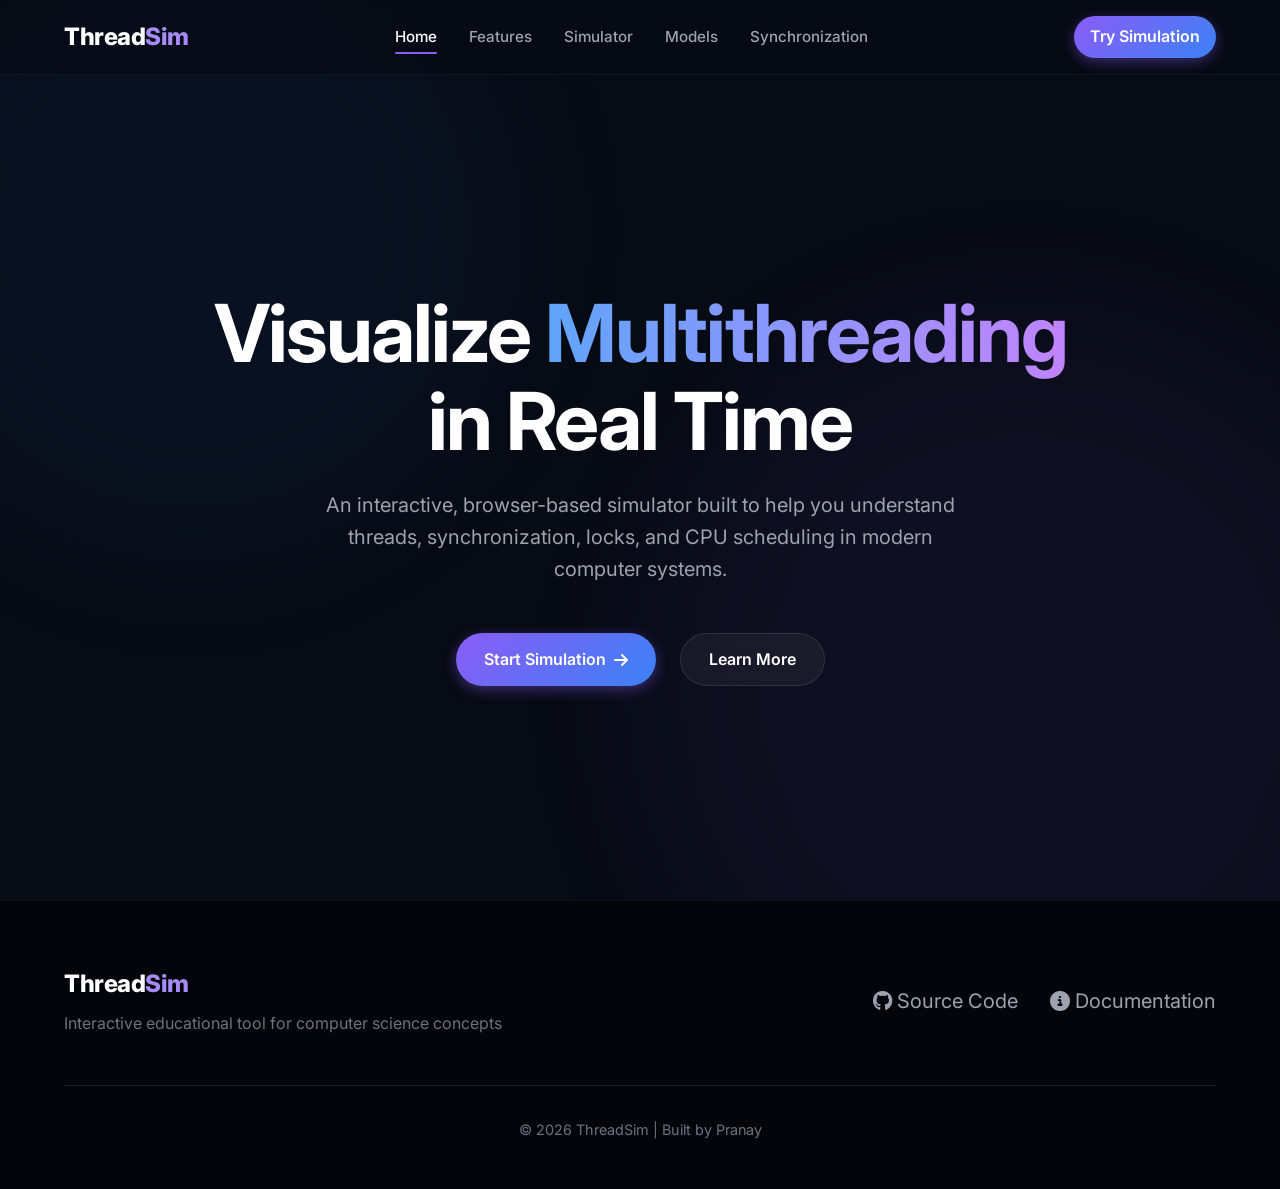
<file: index.html>
<!DOCTYPE html>
<html lang="en">
<head>
    <meta charset="UTF-8">
    <meta name="viewport" content="width=device-width, initial-scale=1.0">
    <title>ThreadSim | Real-Time Multi-threaded Application Simulator</title>
    <link rel="stylesheet" href="style.css">
    <link rel="preconnect" href="https://fonts.googleapis.com">
    <link rel="preconnect" href="https://fonts.gstatic.com" crossorigin>
    <link href="https://fonts.googleapis.com/css2?family=Inter:wght@300;400;500;600;700;800&display=swap" rel="stylesheet">
    <link rel="stylesheet" href="https://cdnjs.cloudflare.com/ajax/libs/font-awesome/6.4.0/css/all.min.css">
</head>
<body>
    <div class="bg-blobs">
        <div class="blob blob-1"></div>
        <div class="blob blob-2"></div>
    </div>

    <nav class="navbar">
        <div class="logo">Thread<span>Sim</span></div>
        <ul class="nav-links">
            <li><a href="index.html" class="active">Home</a></li>
            <li><a href="features.html">Features</a></li>
            <li><a href="simulator.html">Simulator</a></li>
            <li><a href="models.html">Models</a></li>
            <li><a href="sync.html">Synchronization</a></li>
        </ul>
        <a href="simulator.html" class="btn btn-primary" style="padding: 0.5rem 1rem; border-radius: 99px;">Try Simulation</a>
    </nav>

    <div class="page-container">
        <header class="hero">
            <div class="hero-content">
                <h1>Visualize <span class="gradient-text">Multithreading</span><br>in Real Time</h1>
                <p>An interactive, browser-based simulator built to help you understand threads, synchronization, locks, and CPU scheduling in modern computer systems.</p>
                <div class="hero-buttons">
                    <a href="simulator.html" class="btn btn-primary">Start Simulation <i class="fas fa-arrow-right"></i></a>
                    <a href="features.html" class="btn btn-secondary">Learn More</a>
                </div>
            </div>
        </header>

        <footer>
            <div class="footer-content">
                <div class="footer-brand">
                    <div class="logo">Thread<span>Sim</span></div>
                    <p>Interactive educational tool for computer science concepts</p>
                </div>
                <div class="footer-links">
                    <a href="#"><i class="fab fa-github"></i> Source Code</a>
                    <a href="#"><i class="fas fa-info-circle"></i> Documentation</a>
                </div>
            </div>
            <div class="footer-bottom">
                &copy; 2026 ThreadSim | Built by Pranay
            </div>
        </footer>
    </div>

    <script src="script.js"></script>
</body>
</html>
</file>
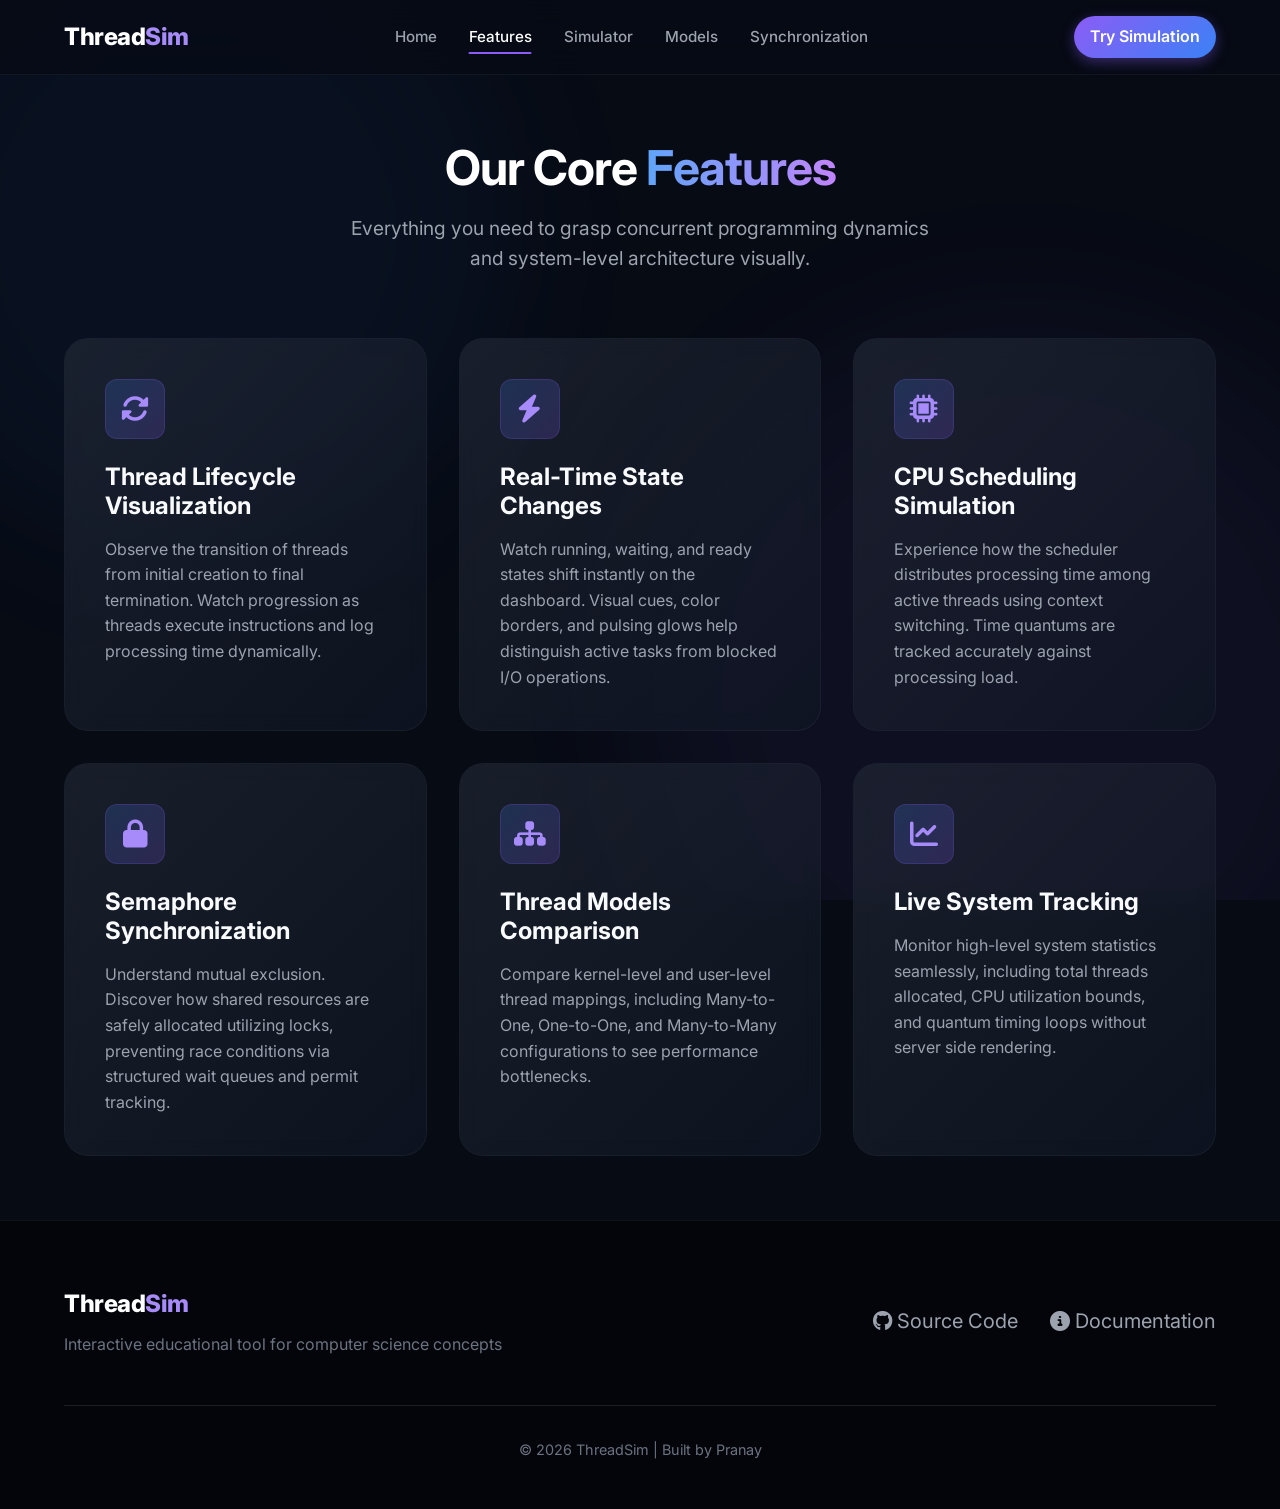
<file: features.html>
<!DOCTYPE html>
<html lang="en">
<head>
    <meta charset="UTF-8">
    <meta name="viewport" content="width=device-width, initial-scale=1.0">
    <title>Features - ThreadSim</title>
    <link rel="stylesheet" href="style.css">
    <link href="https://fonts.googleapis.com/css2?family=Inter:wght@300;400;500;600;700;800&display=swap" rel="stylesheet">
    <link rel="stylesheet" href="https://cdnjs.cloudflare.com/ajax/libs/font-awesome/6.4.0/css/all.min.css">
</head>
<body>
    <div class="bg-blobs">
        <div class="blob blob-1"></div>
        <div class="blob blob-2"></div>
    </div>

    <nav class="navbar">
        <div class="logo">Thread<span>Sim</span></div>
        <ul class="nav-links">
            <li><a href="index.html">Home</a></li>
            <li><a href="features.html" class="active">Features</a></li>
            <li><a href="simulator.html">Simulator</a></li>
            <li><a href="models.html">Models</a></li>
            <li><a href="sync.html">Synchronization</a></li>
        </ul>
        <a href="simulator.html" class="btn btn-primary" style="padding: 0.5rem 1rem; border-radius: 99px;">Try Simulation</a>
    </nav>

    <div class="page-container">
        <section class="features">
            <div class="section-header">
                <h2>Our Core <span class="gradient-text">Features</span></h2>
                <p>Everything you need to grasp concurrent programming dynamics and system-level architecture visually.</p>
            </div>
            <div class="features-grid">
                <div class="feature-card">
                    <div class="feature-icon"><i class="fas fa-sync-alt"></i></div>
                    <h3>Thread Lifecycle Visualization</h3>
                    <p>Observe the transition of threads from initial creation to final termination. Watch progression as threads execute instructions and log processing time dynamically.</p>
                </div>
                <div class="feature-card">
                    <div class="feature-icon"><i class="fas fa-bolt"></i></div>
                    <h3>Real-Time State Changes</h3>
                    <p>Watch running, waiting, and ready states shift instantly on the dashboard. Visual cues, color borders, and pulsing glows help distinguish active tasks from blocked I/O operations.</p>
                </div>
                <div class="feature-card">
                    <div class="feature-icon"><i class="fas fa-microchip"></i></div>
                    <h3>CPU Scheduling Simulation</h3>
                    <p>Experience how the scheduler distributes processing time among active threads using context switching. Time quantums are tracked accurately against processing load.</p>
                </div>
                <div class="feature-card">
                    <div class="feature-icon"><i class="fas fa-lock"></i></div>
                    <h3>Semaphore Synchronization</h3>
                    <p>Understand mutual exclusion. Discover how shared resources are safely allocated utilizing locks, preventing race conditions via structured wait queues and permit tracking.</p>
                </div>
                <div class="feature-card">
                    <div class="feature-icon"><i class="fas fa-sitemap"></i></div>
                    <h3>Thread Models Comparison</h3>
                    <p>Compare kernel-level and user-level thread mappings, including Many-to-One, One-to-One, and Many-to-Many configurations to see performance bottlenecks.</p>
                </div>
                <div class="feature-card">
                    <div class="feature-icon"><i class="fas fa-chart-line"></i></div>
                    <h3>Live System Tracking</h3>
                    <p>Monitor high-level system statistics seamlessly, including total threads allocated, CPU utilization bounds, and quantum timing loops without server side rendering.</p>
                </div>
            </div>
        </section>

        <footer>
            <div class="footer-content">
                <div class="footer-brand">
                    <div class="logo">Thread<span>Sim</span></div>
                    <p>Interactive educational tool for computer science concepts</p>
                </div>
                <div class="footer-links">
                    <a href="#"><i class="fab fa-github"></i> Source Code</a>
                    <a href="#"><i class="fas fa-info-circle"></i> Documentation</a>
                </div>
            </div>
            <div class="footer-bottom">
                &copy; 2026 ThreadSim | Built by Pranay
            </div>
        </footer>
    </div>
    
    <script src="script.js"></script>
</body>
</html>
</file>
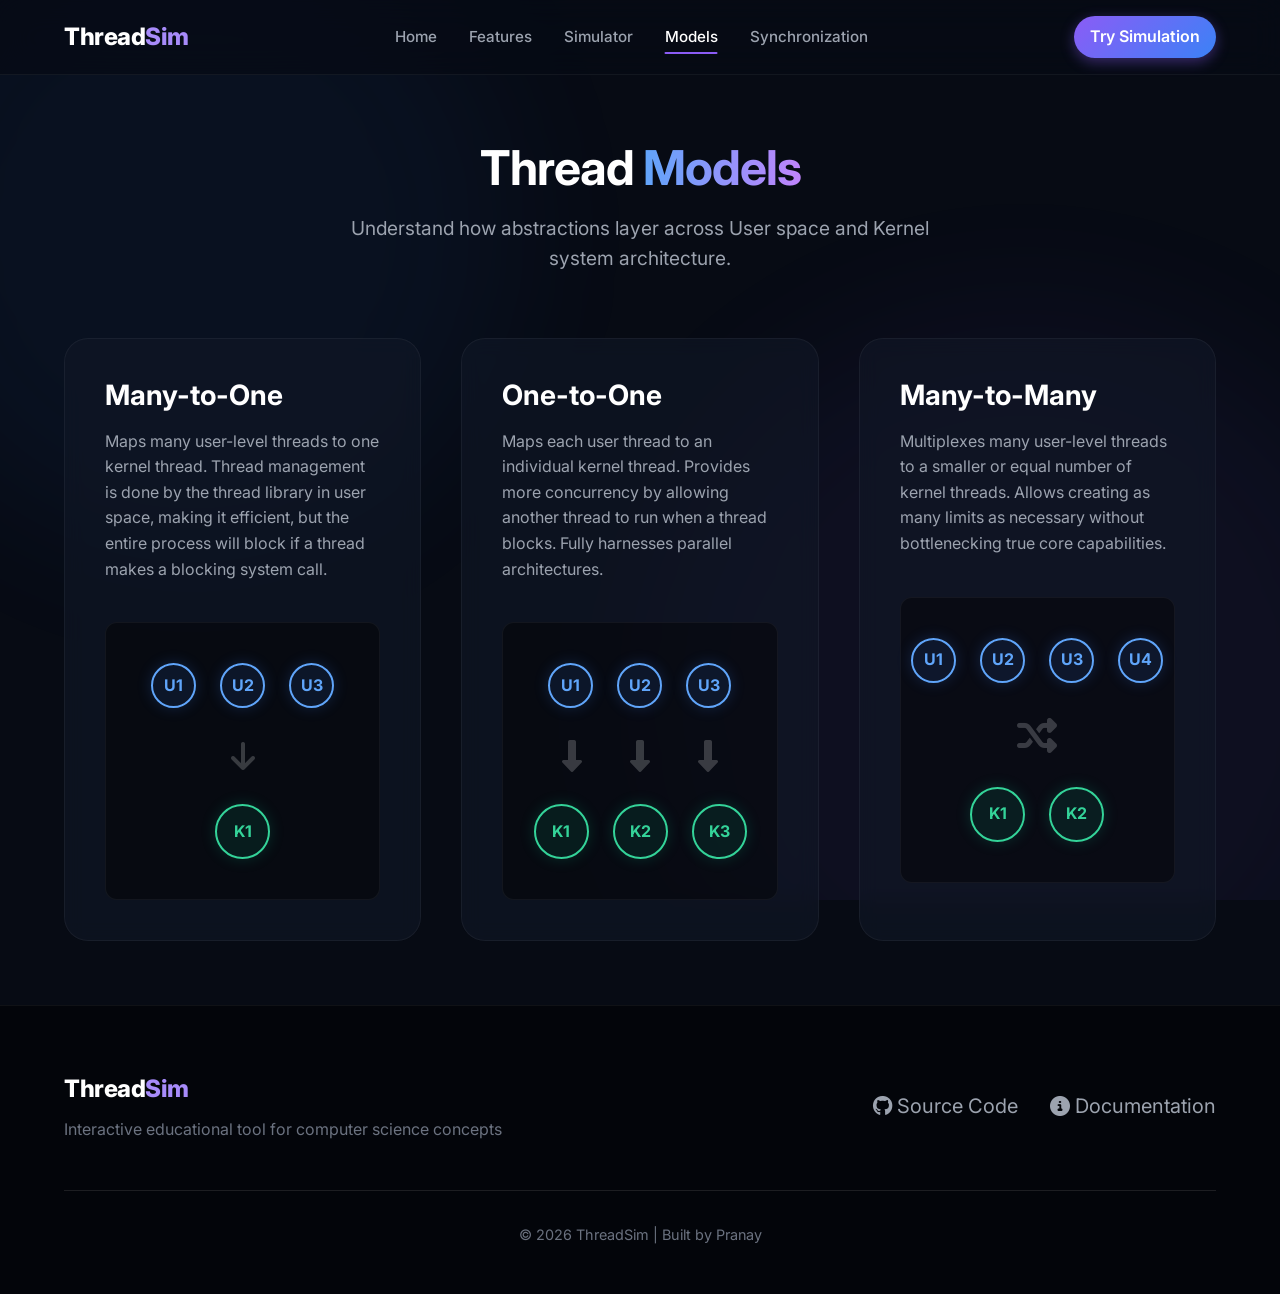
<file: models.html>
<!DOCTYPE html>
<html lang="en">
<head>
    <meta charset="UTF-8">
    <meta name="viewport" content="width=device-width, initial-scale=1.0">
    <title>Models - ThreadSim</title>
    <link rel="stylesheet" href="style.css">
    <link href="https://fonts.googleapis.com/css2?family=Inter:wght@300;400;500;600;700;800&display=swap" rel="stylesheet">
    <link rel="stylesheet" href="https://cdnjs.cloudflare.com/ajax/libs/font-awesome/6.4.0/css/all.min.css">
</head>
<body>
    <div class="bg-blobs">
        <div class="blob blob-1"></div>
        <div class="blob blob-2"></div>
    </div>

    <nav class="navbar">
        <div class="logo">Thread<span>Sim</span></div>
        <ul class="nav-links">
            <li><a href="index.html">Home</a></li>
            <li><a href="features.html">Features</a></li>
            <li><a href="simulator.html">Simulator</a></li>
            <li><a href="models.html" class="active">Models</a></li>
            <li><a href="sync.html">Synchronization</a></li>
        </ul>
        <a href="simulator.html" class="btn btn-primary" style="padding: 0.5rem 1rem; border-radius: 99px;">Try Simulation</a>
    </nav>

    <div class="page-container">
        <section class="models-section">
            <div class="section-header">
                <h2>Thread <span class="gradient-text">Models</span></h2>
                <p>Understand how abstractions layer across User space and Kernel system architecture.</p>
            </div>
            <div class="models-grid">
                <div class="model-card">
                    <h3>Many-to-One</h3>
                    <p>Maps many user-level threads to one kernel thread. Thread management is done by the thread library in user space, making it efficient, but the entire process will block if a thread makes a blocking system call.</p>
                    <div class="model-diagram">
                        <div class="user-space">
                            <div class="t-circle">U1</div>
                            <div class="t-circle">U2</div>
                            <div class="t-circle">U3</div>
                        </div>
                        <i class="fas fa-arrow-down model-arrow"></i>
                        <div class="kernel-space">
                            <div class="k-circle">K1</div>
                        </div>
                    </div>
                </div>
                <div class="model-card">
                    <h3>One-to-One</h3>
                    <p>Maps each user thread to an individual kernel thread. Provides more concurrency by allowing another thread to run when a thread blocks. Fully harnesses parallel architectures.</p>
                    <div class="model-diagram">
                        <div class="user-space">
                            <div class="t-circle">U1</div>
                            <div class="t-circle">U2</div>
                            <div class="t-circle">U3</div>
                        </div>
                        <div class="multi-arrows">
                            <i class="fas fa-long-arrow-alt-down model-arrow"></i>
                            <i class="fas fa-long-arrow-alt-down model-arrow"></i>
                            <i class="fas fa-long-arrow-alt-down model-arrow"></i>
                        </div>
                        <div class="kernel-space multi">
                            <div class="k-circle">K1</div>
                            <div class="k-circle">K2</div>
                            <div class="k-circle">K3</div>
                        </div>
                    </div>
                </div>
                <div class="model-card">
                    <h3>Many-to-Many</h3>
                    <p>Multiplexes many user-level threads to a smaller or equal number of kernel threads. Allows creating as many limits as necessary without bottlenecking true core capabilities.</p>
                    <div class="model-diagram">
                        <div class="user-space">
                            <div class="t-circle">U1</div>
                            <div class="t-circle">U2</div>
                            <div class="t-circle">U3</div>
                            <div class="t-circle">U4</div>
                        </div>
                        <i class="fas fa-random mx-arrow"></i>
                        <div class="kernel-space multi">
                            <div class="k-circle">K1</div>
                            <div class="k-circle">K2</div>
                        </div>
                    </div>
                </div>
            </div>
        </section>

        <footer>
            <div class="footer-content">
                <div class="footer-brand">
                    <div class="logo">Thread<span>Sim</span></div>
                    <p>Interactive educational tool for computer science concepts</p>
                </div>
                <div class="footer-links">
                    <a href="#"><i class="fab fa-github"></i> Source Code</a>
                    <a href="#"><i class="fas fa-info-circle"></i> Documentation</a>
                </div>
            </div>
            <div class="footer-bottom">
                &copy; 2026 ThreadSim | Built by Pranay
            </div>
        </footer>
    </div>
    
    <script src="script.js"></script>
</body>
</html>
</file>
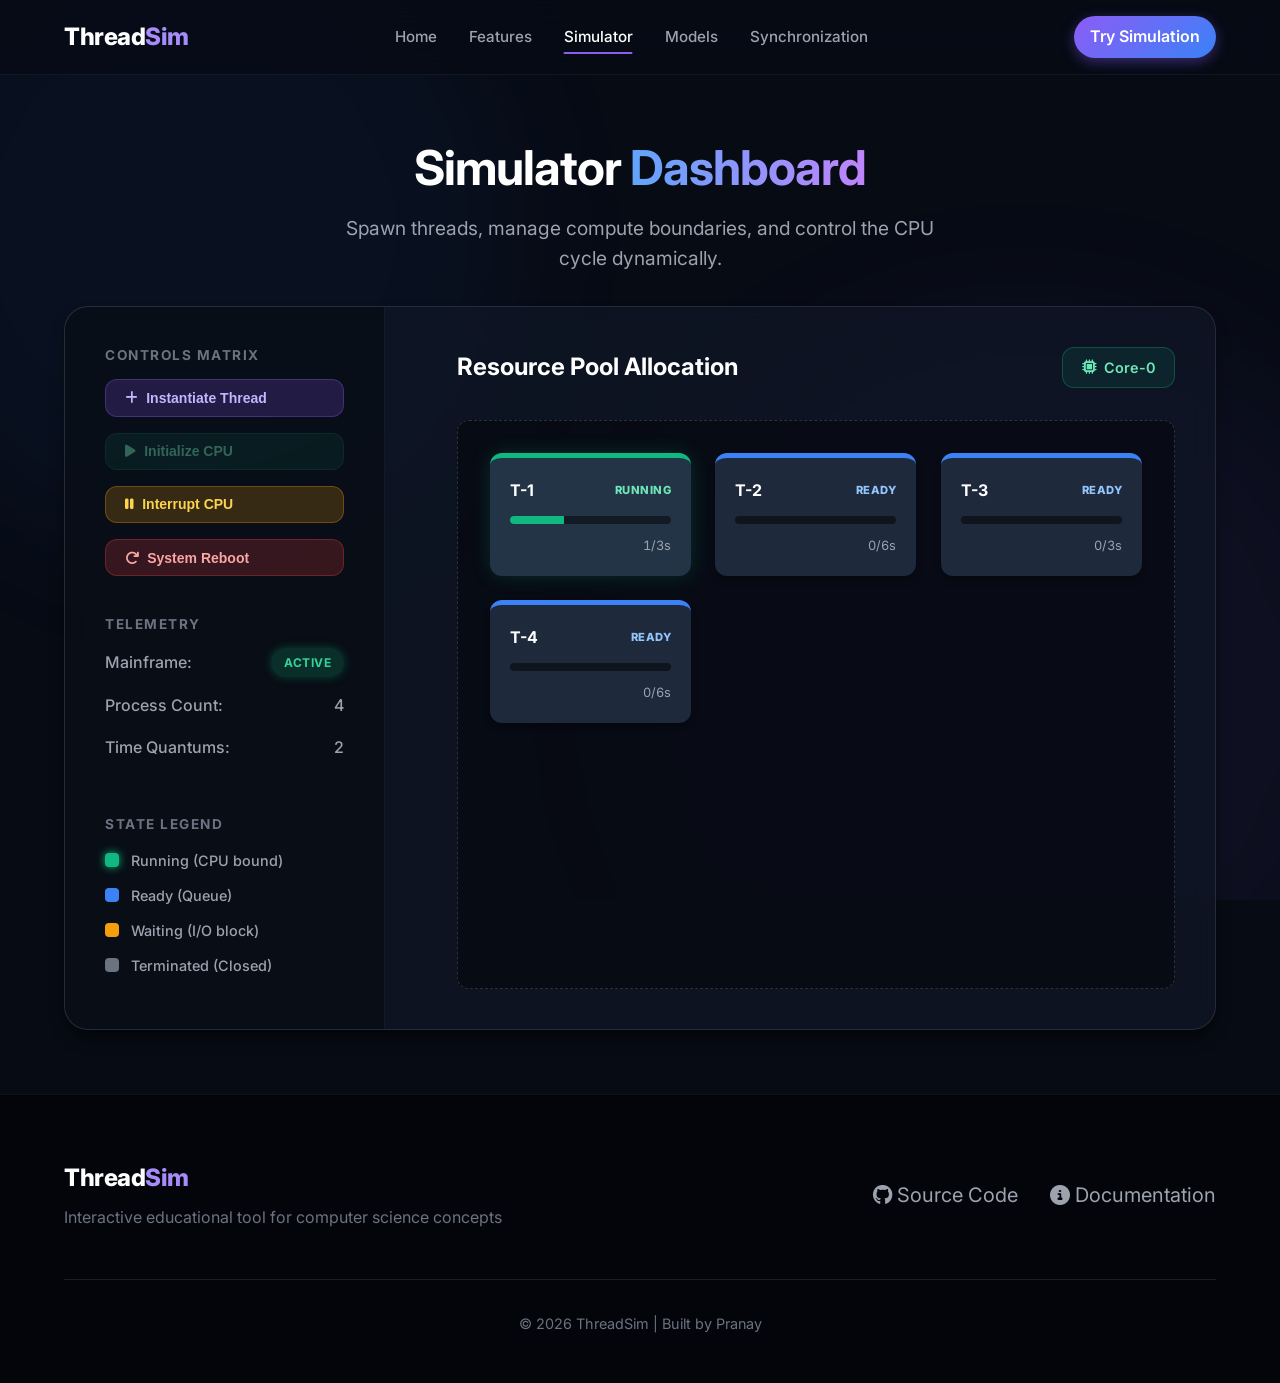
<file: simulator.html>
<!DOCTYPE html>
<html lang="en">
<head>
    <meta charset="UTF-8">
    <meta name="viewport" content="width=device-width, initial-scale=1.0">
    <title>Simulator - ThreadSim</title>
    <link rel="stylesheet" href="style.css">
    <link href="https://fonts.googleapis.com/css2?family=Inter:wght@300;400;500;600;700;800&display=swap" rel="stylesheet">
    <link rel="stylesheet" href="https://cdnjs.cloudflare.com/ajax/libs/font-awesome/6.4.0/css/all.min.css">
</head>
<body>
    <div class="bg-blobs">
        <div class="blob blob-1"></div>
        <div class="blob blob-2"></div>
    </div>

    <nav class="navbar">
        <div class="logo">Thread<span>Sim</span></div>
        <ul class="nav-links">
            <li><a href="index.html">Home</a></li>
            <li><a href="features.html">Features</a></li>
            <li><a href="simulator.html" class="active">Simulator</a></li>
            <li><a href="models.html">Models</a></li>
            <li><a href="sync.html">Synchronization</a></li>
        </ul>
        <a href="simulator.html" class="btn btn-primary" style="padding: 0.5rem 1rem; border-radius: 99px;">Try Simulation</a>
    </nav>

    <div class="page-container">
        <section class="simulator-section">
            <div class="section-header" style="margin-bottom: 2rem;">
                <h2>Simulator <span class="gradient-text">Dashboard</span></h2>
                <p>Spawn threads, manage compute boundaries, and control the CPU cycle dynamically.</p>
            </div>
            
            <div class="dashboard">
                <div class="dashboard-controls">
                    <div>
                        <h3>Controls Matrix</h3>
                        <div class="buttons">
                            <button id="btn-create" class="btn-action primary"><i class="fas fa-plus"></i> Instantiate Thread</button>
                            <button id="btn-start" class="btn-action success"><i class="fas fa-play"></i> Initialize CPU</button>
                            <button id="btn-stop" class="btn-action warning" disabled><i class="fas fa-pause"></i> Interrupt CPU</button>
                            <button id="btn-reset" class="btn-action danger"><i class="fas fa-redo"></i> System Reboot</button>
                        </div>
                    </div>
                    
                    <div class="system-stats">
                        <h3>Telemetry</h3>
                        <div class="stat-row">
                            <span>Mainframe:</span>
                            <span id="stat-cpu" class="status-badge inactive">Idle</span>
                        </div>
                        <div class="stat-row">
                            <span>Process Count:</span>
                            <span id="stat-threads">0</span>
                        </div>
                        <div class="stat-row">
                            <span>Time Quantums:</span>
                            <span id="stat-time">0</span>
                        </div>
                    </div>
                    
                    <div class="legend">
                        <h3>State Legend</h3>
                        <div class="legend-item"><span class="color-box running"></span> Running (CPU bound)</div>
                        <div class="legend-item"><span class="color-box ready"></span> Ready (Queue)</div>
                        <div class="legend-item"><span class="color-box waiting"></span> Waiting (I/O block)</div>
                        <div class="legend-item"><span class="color-box terminated"></span> Terminated (Closed)</div>
                    </div>
                </div>
                
                <div class="dashboard-visualizer">
                    <div class="visualizer-header">
                        <h3>Resource Pool Allocation</h3>
                        <div class="cpu-indicator"><i class="fas fa-microchip"></i> Core-0</div>
                    </div>
                    <div id="thread-container" class="thread-container">
                        <div class="empty-state">System Idle. Select 'Instantiate Thread' to populate pool.</div>
                    </div>
                </div>
            </div>
        </section>

        <footer>
            <div class="footer-content">
                <div class="footer-brand">
                    <div class="logo">Thread<span>Sim</span></div>
                    <p>Interactive educational tool for computer science concepts</p>
                </div>
                <div class="footer-links">
                    <a href="#"><i class="fab fa-github"></i> Source Code</a>
                    <a href="#"><i class="fas fa-info-circle"></i> Documentation</a>
                </div>
            </div>
            <div class="footer-bottom">
                &copy; 2026 ThreadSim | Built by Pranay
            </div>
        </footer>
    </div>
    
    <script src="script.js"></script>
</body>
</html>
</file>
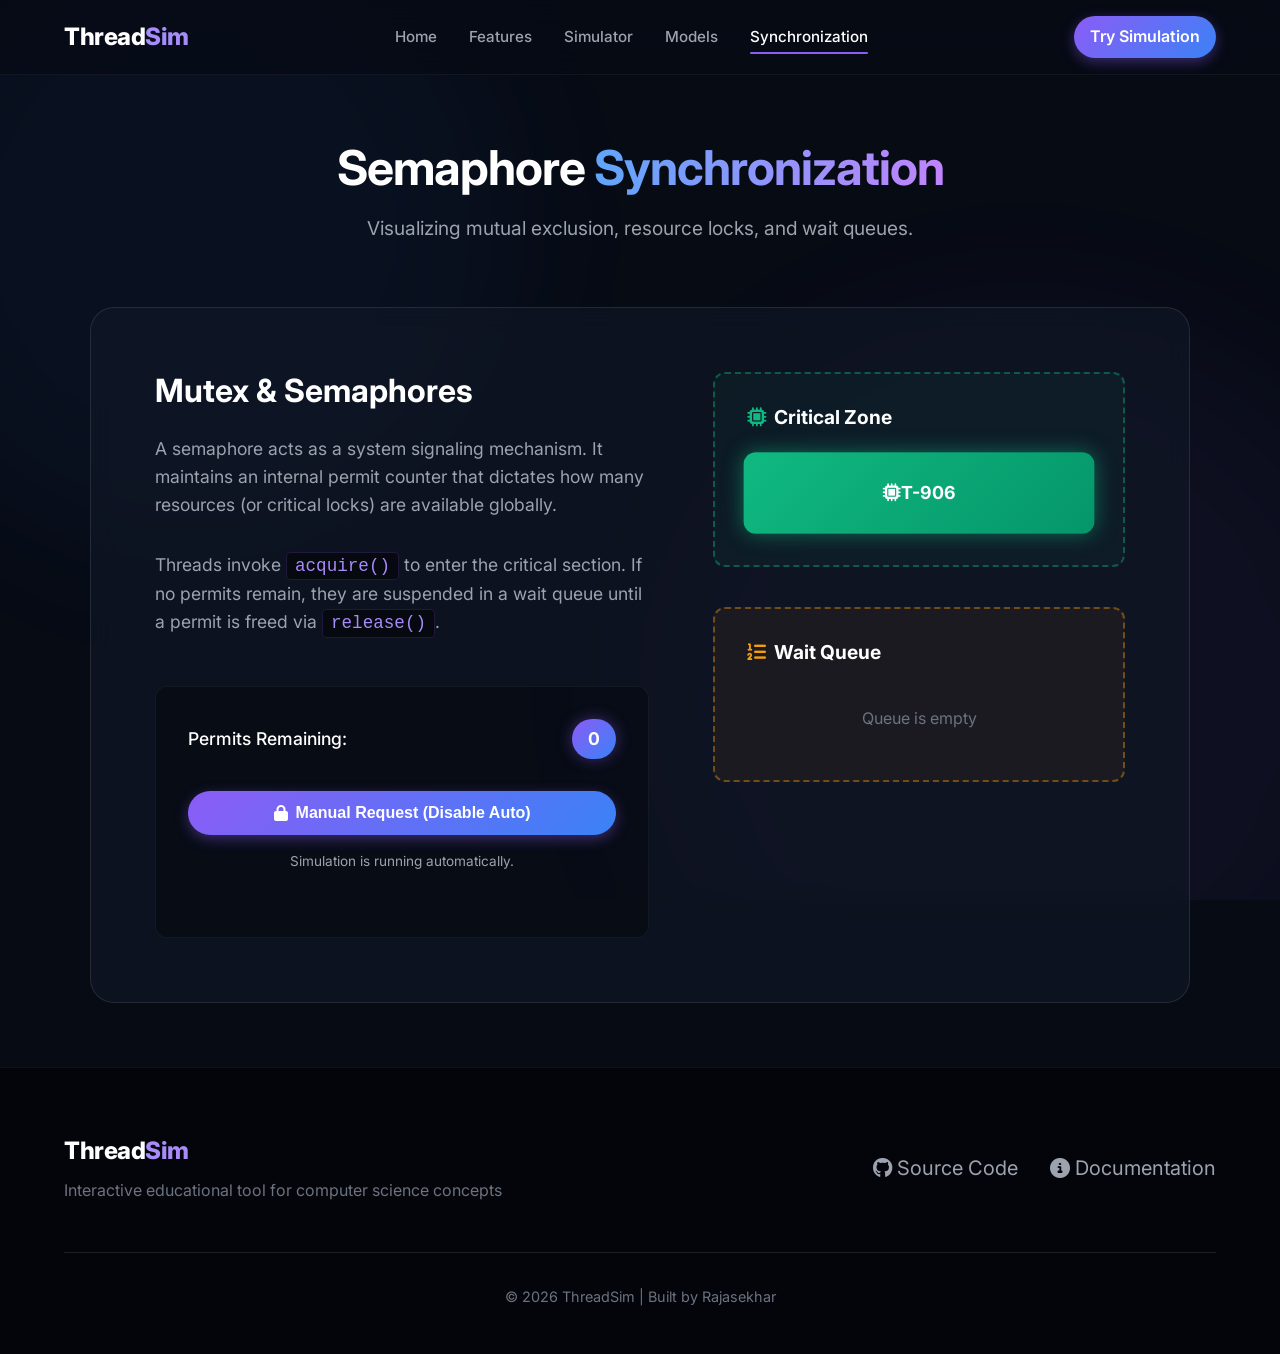
<file: sync.html>
<!DOCTYPE html>
<html lang="en">
<head>
    <meta charset="UTF-8">
    <meta name="viewport" content="width=device-width, initial-scale=1.0">
    <title>Synchronization - ThreadSim</title>
    <link rel="stylesheet" href="style.css">
    <link href="https://fonts.googleapis.com/css2?family=Inter:wght@300;400;500;600;700;800&display=swap" rel="stylesheet">
    <link rel="stylesheet" href="https://cdnjs.cloudflare.com/ajax/libs/font-awesome/6.4.0/css/all.min.css">
</head>
<body>
    <div class="bg-blobs">
        <div class="blob blob-1"></div>
        <div class="blob blob-2"></div>
    </div>

    <nav class="navbar">
        <div class="logo">Thread<span>Sim</span></div>
        <ul class="nav-links">
            <li><a href="index.html">Home</a></li>
            <li><a href="features.html">Features</a></li>
            <li><a href="simulator.html">Simulator</a></li>
            <li><a href="models.html">Models</a></li>
            <li><a href="sync.html" class="active">Synchronization</a></li>
        </ul>
        <a href="simulator.html" class="btn btn-primary" style="padding: 0.5rem 1rem; border-radius: 99px;">Try Simulation</a>
    </nav>

    <div class="page-container">
        <section class="sync-section">
            <div class="section-header">
                <h2>Semaphore <span class="gradient-text">Synchronization</span></h2>
                <p>Visualizing mutual exclusion, resource locks, and wait queues.</p>
            </div>
            <div class="sync-dashboard">
                <div class="sync-description">
                    <h3>Mutex & Semaphores</h3>
                    <p>A semaphore acts as a system signaling mechanism. It maintains an internal permit counter that dictates how many resources (or critical locks) are available globally.</p>
                    <p>Threads invoke <code>acquire()</code> to enter the critical section. If no permits remain, they are suspended in a wait queue until a permit is freed via <code>release()</code>.</p>
                    
                    <div style="margin-top: 3rem; background: rgba(0,0,0,0.3); padding: 2rem; border-radius: 12px; border: 1px solid rgba(255,255,255,0.05);">
                        <div class="flex-between" style="display:flex; justify-content:space-between; align-items:center; margin-bottom: 2rem;">
                            <span style="font-size: 1.1rem; font-weight: 500;">Permits Remaining:</span>
                            <span class="badge" id="sema-count">1</span>
                        </div>
                        <button id="btn-sema-add" class="btn btn-primary w-full" style="width:100%; display:flex; justify-content:center; gap:0.5rem;"><i class="fas fa-lock"></i> Manual Request (Disable Auto)</button>
                        <p style="text-align: center; font-size: 0.85rem; color: #9ca3af; margin-top: 1rem;">Simulation is running automatically.</p>
                    </div>
                </div>
                
                <div class="sync-visual">
                    <div class="critical-section" id="critical-section">
                        <h4><i class="fas fa-microchip" style="color: #10b981;"></i> Critical Zone</h4>
                        <div class="resource-slots" id="resource-slots">
                            <div class="slot empty">AWAITING SYSTEM</div>
                        </div>
                    </div>
                    <div class="wait-queue" id="wait-queue">
                        <h4><i class="fas fa-list-ol" style="color: #f59e0b;"></i> Wait Queue</h4>
                        <div class="queue-container" id="queue-container">
                            <div class="empty-queue-msg">No threads queued</div>
                        </div>
                    </div>
                </div>
            </div>
        </section>

        <footer>
            <div class="footer-content">
                <div class="footer-brand">
                    <div class="logo">Thread<span>Sim</span></div>
                    <p>Interactive educational tool for computer science concepts</p>
                </div>
                <div class="footer-links">
                    <a href="#"><i class="fab fa-github"></i> Source Code</a>
                    <a href="#"><i class="fas fa-info-circle"></i> Documentation</a>
                </div>
            </div>
            <div class="footer-bottom">
                &copy; 2026 ThreadSim | Built by Rajasekhar
            </div>
        </footer>
    </div>
    
    <script src="script.js"></script>
</body>
</html>
</file>
<file: style.css>
:root {
    /* Color Palette */
    --bg-dark: #070B14;
    --bg-card: #111827;
    --bg-card-hover: #1f2937;
    
    --text-primary: #ffffff;
    --text-secondary: #9ca3af;
    --text-muted: #6b7280;
    
    --primary: #8b5cf6;
    --primary-hover: #7c3aed;
    --secondary: #3b82f6;
    
    /* Thread States */
    --state-running: #10b981; /* Green */
    --state-ready: #3b82f6;   /* Blue */
    --state-waiting: #f59e0b; /* Orange */
    --state-terminated: #6b7280; /* Gray */
    --state-danger: #ef4444; /* Red */
    
    /* Effects */
    --shadow-md: 0 4px 6px -1px rgb(0 0 0 / 0.5);
    --shadow-lg: 0 10px 15px -3px rgb(0 0 0 / 0.6);
    --shadow-glow: 0 0 25px rgba(139, 92, 246, 0.4);
    
    --radius-md: 0.75rem;
    --radius-lg: 1.5rem;
    --radius-full: 9999px;
    
    --transition: all 0.3s cubic-bezier(0.4, 0, 0.2, 1);
}

* { margin: 0; padding: 0; box-sizing: border-box; }

body {
    font-family: 'Inter', sans-serif;
    background-color: var(--bg-dark);
    color: var(--text-primary);
    line-height: 1.6;
    overflow-x: hidden;
    min-height: 100vh;
    display: flex;
    flex-direction: column;
}

h1, h2, h3, h4 { font-weight: 700; line-height: 1.2; }
a { text-decoration: none; color: inherit; }

/* Dynamic Background Blobs */
.bg-blobs {
    position: fixed;
    top: 0;
    left: 0;
    width: 100%;
    height: 100%;
    z-index: -1;
    overflow: hidden;
    pointer-events: none;
}
.blob {
    position: absolute;
    filter: blur(80px);
    opacity: 0.4;
    border-radius: 50%;
    animation: float 20s infinite alternate;
}
.blob-1 { top: -10%; left: -10%; width: 50vw; height: 50vw; background: rgba(59, 130, 246, 0.15); }
.blob-2 { bottom: -20%; right: -10%; width: 60vw; height: 60vw; background: rgba(139, 92, 246, 0.15); animation-delay: -10s; }

@keyframes float {
    0% { transform: translate(0, 0) scale(1); }
    100% { transform: translate(5%, 10%) scale(1.1); }
}

/* Animated Bubbles */
.bubble {
    position: absolute;
    bottom: -150px;
    background: radial-gradient(circle at 30% 30%, rgba(255, 255, 255, 0.15), rgba(139, 92, 246, 0.05));
    border: 1px solid rgba(139, 92, 246, 0.2);
    box-shadow: inset 0 0 10px rgba(255, 255, 255, 0.1), 0 0 15px rgba(139, 92, 246, 0.1);
    border-radius: 50%;
    animation: rise infinite linear;
}

@keyframes rise {
    0% { transform: translateY(0) translateX(0) scale(0.5); opacity: 0; }
    10% { opacity: 0.6; }
    50% { transform: translateY(-60vh) translateX(20px) scale(1); opacity: 0.6; }
    90% { opacity: 0.6; }
    100% { transform: translateY(-120vh) translateX(-20px) scale(1.2); opacity: 0; }
}

/* Utilities */
.btn {
    display: inline-flex;
    align-items: center;
    gap: 0.5rem;
    padding: 0.8rem 1.75rem;
    border-radius: var(--radius-full);
    font-weight: 600;
    transition: var(--transition);
    cursor: pointer;
    border: none;
    font-size: 1rem;
    position: relative;
    overflow: hidden;
}

.btn-primary {
    background: linear-gradient(135deg, var(--primary), var(--secondary));
    color: white;
    box-shadow: 0 4px 14px 0 rgba(139, 92, 246, 0.39);
}

.btn-primary:hover {
    transform: translateY(-2px);
    box-shadow: 0 8px 25px 0 rgba(139, 92, 246, 0.5);
}

.btn-secondary {
    background-color: rgba(255, 255, 255, 0.05);
    border: 1px solid rgba(255, 255, 255, 0.1);
    color: var(--text-primary);
    backdrop-filter: blur(10px);
}

.btn-secondary:hover {
    border-color: rgba(255, 255, 255, 0.3);
    background-color: rgba(255, 255, 255, 0.1);
}

.btn-action {
    display: inline-flex;
    align-items: center;
    gap: 0.5rem;
    padding: 0.6rem 1.2rem;
    border-radius: var(--radius-md);
    font-weight: 600;
    font-size: 0.875rem;
    cursor: pointer;
    border: none;
    transition: var(--transition);
}

.btn-action:disabled { opacity: 0.4; cursor: not-allowed; transform: none !important; }
.primary { background-color: rgba(139, 92, 246, 0.2); color: #c4b5fd; border: 1px solid rgba(139, 92, 246, 0.3); }
.success { background-color: rgba(16, 185, 129, 0.2); color: #6ee7b7; border: 1px solid rgba(16, 185, 129, 0.3); }
.warning { background-color: rgba(245, 158, 11, 0.2); color: #fcd34d; border: 1px solid rgba(245, 158, 11, 0.3); }
.danger { background-color: rgba(239, 68, 68, 0.2); color: #fca5a5; border: 1px solid rgba(239, 68, 68, 0.3); }

.btn-action:not(:disabled):hover {
    filter: brightness(1.2);
    transform: translateY(-2px);
}

.gradient-text {
    background: linear-gradient(to right, #60a5fa, #c084fc);
    -webkit-background-clip: text;
    -webkit-text-fill-color: transparent;
    background-clip: text;
}

.mt-2 { margin-top: 1rem; }
.mt-3 { margin-top: 1.5rem; }
.w-full { width: 100%; justify-content: center; }

/* Navbar */
.navbar {
    position: fixed;
    top: 0;
    left: 0;
    width: 100%;
    height: 75px;
    display: flex;
    justify-content: space-between;
    align-items: center;
    padding: 0 5%;
    background: rgba(7, 11, 20, 0.7);
    backdrop-filter: blur(16px);
    -webkit-backdrop-filter: blur(16px);
    border-bottom: 1px solid rgba(255, 255, 255, 0.05);
    z-index: 1000;
}

.logo { font-size: 1.5rem; font-weight: 800; letter-spacing: -0.5px; }
.logo span { color: #a78bfa; }

.nav-links { display: flex; list-style: none; gap: 2rem; }
.nav-links a {
    color: var(--text-secondary);
    font-size: 0.95rem;
    font-weight: 500;
    transition: var(--transition);
    padding: 0.5rem 0;
    position: relative;
}

.nav-links a::after {
    content: '';
    position: absolute;
    bottom: 0;
    left: 50%;
    width: 0;
    height: 2px;
    background: var(--primary);
    transition: var(--transition);
    transform: translateX(-50%);
    border-radius: 2px;
}

.nav-links a:hover { color: var(--text-primary); }
.nav-links a:hover::after { width: 100%; }
.nav-links a.active { color: var(--text-primary); }
.nav-links a.active::after { width: 100%; }

/* Layout Commons */
.page-container {
    flex: 1;
    display: flex;
    flex-direction: column;
    padding-top: 75px; /* Offset for navbar */
}

section { padding: 4rem 5%; width: 100%; }

.section-header { text-align: center; margin-bottom: 4rem; animation: slideDown 0.5s ease-out; }
.section-header h2 { font-size: 3rem; margin-bottom: 1rem; letter-spacing: -1px; }
.section-header p { color: var(--text-secondary); font-size: 1.2rem; max-width: 600px; margin: 0 auto; }

@keyframes slideDown {
    from { opacity: 0; transform: translateY(-20px); }
    to { opacity: 1; transform: translateY(0); }
}
@keyframes fadeIn {
    from { opacity: 0; }
    to { opacity: 1; }
}

/* Hero Section */
.hero {
    flex: 1;
    display: flex;
    flex-direction: column;
    justify-content: center;
    align-items: center;
    text-align: center;
    padding: 0 5%;
    min-height: calc(100vh - 75px);
    animation: fadeIn 1s ease-out;
}

.hero-content { max-width: 900px; z-index: 10; }
.hero h1 { font-size: 5rem; letter-spacing: -2px; margin-bottom: 1.5rem; line-height: 1.1; }
.hero p { font-size: 1.25rem; color: var(--text-secondary); margin-bottom: 3rem; max-width: 650px; margin-left: auto; margin-right: auto; }
.hero-buttons { display: flex; gap: 1.5rem; justify-content: center; }

/* Features Section */
.features-grid {
    display: grid;
    grid-template-columns: repeat(auto-fit, minmax(280px, 1fr));
    gap: 2rem;
    max-width: 1200px;
    margin: 0 auto;
    animation: fadeIn 0.8s ease-out;
}

.feature-card {
    background: rgba(17, 24, 39, 0.6);
    backdrop-filter: blur(10px);
    padding: 2.5rem;
    border-radius: var(--radius-lg);
    border: 1px solid rgba(255, 255, 255, 0.05);
    transition: var(--transition);
    position: relative;
    overflow: hidden;
}

.feature-card::before {
    content: '';
    position: absolute;
    top: 0; left: 0; width: 100%; height: 100%;
    background: linear-gradient(135deg, rgba(255,255,255,0.05) 0%, rgba(255,255,255,0) 100%);
    z-index: 0;
    pointer-events: none;
}

.feature-card > * { position: relative; z-index: 1; }

.feature-card:hover {
    transform: translateY(-10px);
    border-color: rgba(139, 92, 246, 0.3);
    box-shadow: 0 20px 40px rgba(0,0,0,0.5), 0 0 20px rgba(139, 92, 246, 0.2);
}

.feature-icon {
    width: 60px; height: 60px;
    background: linear-gradient(135deg, rgba(59, 130, 246, 0.2), rgba(139, 92, 246, 0.2));
    color: #a78bfa;
    border-radius: var(--radius-md);
    display: flex; align-items: center; justify-content: center;
    font-size: 1.75rem; margin-bottom: 1.5rem;
    border: 1px solid rgba(139, 92, 246, 0.2);
}

.feature-card h3 { margin-bottom: 1rem; font-size: 1.5rem; color: #f8fafc; }
.feature-card p { color: var(--text-secondary); font-size: 1rem; line-height: 1.6; }

/* Simulator Dashboard */
.dashboard {
    display: grid;
    grid-template-columns: 320px 1fr;
    gap: 2rem;
    max-width: 1300px;
    margin: 0 auto;
    background: rgba(17, 24, 39, 0.7);
    backdrop-filter: blur(12px);
    border-radius: var(--radius-lg);
    border: 1px solid rgba(255, 255, 255, 0.1);
    box-shadow: var(--shadow-lg);
    animation: fadeIn 0.8s ease-out;
}

.dashboard-controls {
    padding: 2.5rem;
    background: rgba(0, 0, 0, 0.3);
    border-right: 1px solid rgba(255, 255, 255, 0.05);
    display: flex; flex-direction: column; gap: 2.5rem;
    border-top-left-radius: var(--radius-lg);
    border-bottom-left-radius: var(--radius-lg);
}

.dashboard-controls h3 { font-size: 0.85rem; color: var(--text-muted); text-transform: uppercase; letter-spacing: 1.5px; margin-bottom: 1rem; }
.buttons { display: flex; flex-direction: column; gap: 1rem; }
.stat-row { display: flex; justify-content: space-between; align-items: center; margin-bottom: 1rem; font-size: 1rem; color: var(--text-secondary); font-weight: 500; }

.status-badge { padding: 0.3rem 0.8rem; border-radius: var(--radius-full); font-size: 0.75rem; font-weight: 700; text-transform: uppercase; letter-spacing: 0.5px; }
.status-badge.inactive { background-color: rgba(255, 255, 255, 0.1); color: var(--text-secondary); }
.status-badge.active { background-color: rgba(16, 185, 129, 0.2); color: #34d399; box-shadow: 0 0 10px rgba(16, 185, 129, 0.3); }

.legend-item { display: flex; align-items: center; gap: 0.75rem; font-size: 0.9rem; color: var(--text-secondary); margin-bottom: 0.75rem; font-weight: 500; }
.color-box { width: 14px; height: 14px; border-radius: 4px; }
.color-box.running { background-color: var(--state-running); box-shadow: 0 0 8px var(--state-running); }
.color-box.ready { background-color: var(--state-ready); }
.color-box.waiting { background-color: var(--state-waiting); }
.color-box.terminated { background-color: var(--state-terminated); }

/* Visualizer */
.dashboard-visualizer { padding: 2.5rem; display: flex; flex-direction: column; }
.visualizer-header { display: flex; justify-content: space-between; align-items: center; margin-bottom: 2rem; }
.visualizer-header h3 { font-size: 1.5rem; }

.cpu-indicator {
    background: rgba(139, 92, 246, 0.1);
    color: #c4b5fd;
    padding: 0.5rem 1.2rem;
    border-radius: var(--radius-md);
    font-weight: 600;
    font-size: 0.9rem;
    border: 1px solid rgba(139, 92, 246, 0.3);
    display: flex; gap: 0.5rem; align-items: center;
}

.cpu-indicator.pulse { animation: pulse-border 1.5s infinite; background: rgba(16, 185, 129, 0.1); color: #6ee7b7; border-color: rgba(16, 185, 129, 0.3); }

@keyframes pulse-border {
    0% { box-shadow: 0 0 0 0 rgba(16, 185, 129, 0.4); }
    70% { box-shadow: 0 0 0 10px rgba(16, 185, 129, 0); }
    100% { box-shadow: 0 0 0 0 rgba(16, 185, 129, 0); }
}

.thread-container {
    flex-grow: 1;
    background: rgba(0, 0, 0, 0.4);
    border-radius: var(--radius-md);
    padding: 2rem;
    display: grid;
    grid-template-columns: repeat(auto-fill, minmax(160px, 1fr));
    gap: 1.5rem;
    align-content: flex-start;
    min-height: 400px;
    position: relative;
    border: 1px dashed rgba(255, 255, 255, 0.15);
}

.empty-state { position: absolute; top: 50%; left: 50%; transform: translate(-50%, -50%); color: var(--text-muted); font-size: 1rem; font-weight: 500; }

/* Thread Blocks */
.thread-block {
    background: #1e293b;
    border-radius: var(--radius-md);
    padding: 1.25rem;
    border-top: 5px solid var(--state-ready);
    box-shadow: 0 4px 6px rgba(0,0,0,0.3);
    display: flex; flex-direction: column; gap: 0.75rem;
    transition: var(--transition);
    animation: popIn 0.3s cubic-bezier(0.175, 0.885, 0.32, 1.275) forwards;
}

@keyframes popIn {
    from { opacity: 0; transform: scale(0.8); }
    to { opacity: 1; transform: scale(1); }
}

.thread-block.state-ready { border-top-color: var(--state-ready); }
.thread-block.state-running { border-top-color: var(--state-running); box-shadow: 0 0 20px rgba(16, 185, 129, 0.2); transform: scale(1.05); z-index: 10; background: #243447; }
.thread-block.state-waiting { border-top-color: var(--state-waiting); opacity: 0.9; }
.thread-block.state-terminated { border-top-color: var(--state-terminated); opacity: 0.4; filter: grayscale(1); }

.thread-header { display: flex; justify-content: space-between; align-items: center; font-weight: 700; font-size: 1rem; }
.thread-id { color: #fff; }
.thread-state-text { font-size: 0.7rem; text-transform: uppercase; font-weight: 800; letter-spacing: 0.5px; }

.state-ready .thread-state-text { color: #93c5fd; }
.state-running .thread-state-text { color: #6ee7b7; }
.state-waiting .thread-state-text { color: #fcd34d; }
.state-terminated .thread-state-text { color: var(--text-muted); }

.thread-progress { width: 100%; height: 8px; background-color: rgba(0, 0, 0, 0.5); border-radius: var(--radius-full); overflow: hidden; }
.progress-bar { height: 100%; width: 0%; background-color: var(--text-muted); transition: width 1s linear; }
.state-running .progress-bar { background-color: var(--state-running); }

.thread-time { font-size: 0.8rem; color: var(--text-secondary); text-align: right; font-variant-numeric: tabular-nums; }

/* Models Grid */
.models-grid { display: grid; grid-template-columns: repeat(auto-fit, minmax(320px, 1fr)); gap: 2.5rem; max-width: 1200px; margin: 0 auto; animation: fadeIn 0.8s ease-out; }
.model-card { background: rgba(17, 24, 39, 0.6); backdrop-filter: blur(10px); padding: 2.5rem; border-radius: var(--radius-lg); border: 1px solid rgba(255, 255, 255, 0.05); transition: var(--transition); }
.model-card:hover { border-color: rgba(59, 130, 246, 0.4); transform: translateY(-5px); box-shadow: 0 15px 30px rgba(0,0,0,0.4); }

.model-card h3 { margin-bottom: 1rem; font-size: 1.75rem; color: var(--text-primary); }
.model-card p { color: var(--text-secondary); font-size: 1rem; margin-bottom: 2.5rem; line-height: 1.6; min-height: 100px; }

.model-diagram { background: rgba(0, 0, 0, 0.4); padding: 2.5rem; border-radius: var(--radius-md); display: flex; flex-direction: column; align-items: center; gap: 2rem; border: 1px solid rgba(255,255,255,0.05); }
.user-space, .kernel-space { display: flex; gap: 1.5rem; justify-content: center; }

.t-circle { width: 45px; height: 45px; border-radius: 50%; background: rgba(59, 130, 246, 0.1); border: 2px solid #60a5fa; display: flex; align-items: center; justify-content: center; font-weight: 700; color: #60a5fa; box-shadow: 0 0 15px rgba(59, 130, 246, 0.2); }
.k-circle { width: 55px; height: 55px; border-radius: 50%; background: rgba(16, 185, 129, 0.1); border: 2px solid #34d399; display: flex; align-items: center; justify-content: center; font-weight: 700; color: #34d399; box-shadow: 0 0 15px rgba(16, 185, 129, 0.2); }

.model-arrow { color: rgba(255,255,255,0.2); font-size: 2rem; }
.multi-arrows { display: flex; gap: 3rem; }
.mx-arrow { font-size: 2.5rem; color: rgba(255,255,255,0.2); }

/* Sync Section */
.sync-dashboard { display: grid; grid-template-columns: 1.2fr 1fr; gap: 4rem; max-width: 1100px; margin: 0 auto; background: rgba(17, 24, 39, 0.6); backdrop-filter: blur(12px); border-radius: var(--radius-lg); padding: 4rem; border: 1px solid rgba(255, 255, 255, 0.1); animation: fadeIn 0.8s ease-out; }
.sync-description h3 { margin-bottom: 1.5rem; font-size: 2rem; }
.sync-description p { color: var(--text-secondary); margin-bottom: 2rem; font-size: 1.1rem; }
.sync-description code { background-color: rgba(0, 0, 0, 0.5); padding: 0.2rem 0.5rem; border-radius: 4px; font-family: monospace; color: #a78bfa; border: 1px solid rgba(139, 92, 246, 0.2); }

.badge { background: linear-gradient(135deg, var(--primary), var(--secondary)); color: white; padding: 0.4rem 1rem; border-radius: var(--radius-full); font-weight: 700; font-size: 1.1rem; box-shadow: 0 0 15px rgba(139, 92, 246, 0.4); }

.sync-visual { display: flex; flex-direction: column; gap: 2.5rem; }
.critical-section { background: rgba(16, 185, 129, 0.05); border: 2px dashed rgba(16, 185, 129, 0.4); border-radius: var(--radius-md); padding: 2rem; position: relative; }
.critical-section h4, .wait-queue h4 { margin-bottom: 1.5rem; font-size: 1.2rem; display: flex; align-items: center; gap: 0.5rem; }

.resource-slots { display: flex; gap: 1rem; flex-wrap: wrap; }
.slot { flex-grow: 1; height: 80px; border-radius: var(--radius-md); display: flex; align-items: center; justify-content: center; font-weight: 700; font-size: 1.1rem; transition: var(--transition); }
.slot.empty { background: rgba(0, 0, 0, 0.4); border: 2px dashed rgba(255, 255, 255, 0.2); color: var(--text-muted); }
.slot.occupied { background: linear-gradient(135deg, #10b981, #059669); color: white; border: none; box-shadow: 0 0 20px rgba(16, 185, 129, 0.5); transform: scale(1.02); }

.wait-queue { background: rgba(245, 158, 11, 0.05); border: 2px dashed rgba(245, 158, 11, 0.4); border-radius: var(--radius-md); padding: 2rem; }
.queue-container { display: flex; gap: 1rem; min-height: 60px; align-items: center; flex-wrap: wrap; }
.empty-queue-msg { color: var(--text-muted); font-size: 1rem; width: 100%; text-align: center; }

.queued-thread { width: 50px; height: 50px; border-radius: 50%; background: linear-gradient(135deg, #f59e0b, #d97706); color: white; display: flex; align-items: center; justify-content: center; font-weight: 700; font-size: 1rem; animation: popIn 0.3s cubic-bezier(0.175, 0.885, 0.32, 1.275); box-shadow: 0 4px 10px rgba(245, 158, 11, 0.3); }

/* Footer */
footer { background: rgba(0, 0, 0, 0.5); padding: 4rem 5% 3rem; border-top: 1px solid rgba(255, 255, 255, 0.05); margin-top: auto; }
.footer-content { display: flex; justify-content: space-between; align-items: center; margin-bottom: 3rem; max-width: 1200px; margin-left: auto; margin-right: auto; }
.footer-brand p { color: var(--text-muted); margin-top: 0.5rem; }
.footer-links { display: flex; gap: 2rem; }
.footer-links a { color: var(--text-secondary); transition: var(--transition); font-size: 1.25rem; }
.footer-links a:hover { color: white; transform: translateY(-3px); }
.footer-bottom { text-align: center; color: var(--text-muted); font-size: 0.9rem; padding-top: 2rem; border-top: 1px solid rgba(255, 255, 255, 0.1); max-width: 1200px; margin: 0 auto; }

/* Responsive */
@media (max-width: 1000px) {
    .dashboard, .sync-dashboard { grid-template-columns: 1fr; }
    .hero h1 { font-size: 3.5rem; }
    .nav-links { display: none; }
    .footer-content { flex-direction: column; gap: 2rem; text-align: center; }
}
</file>
